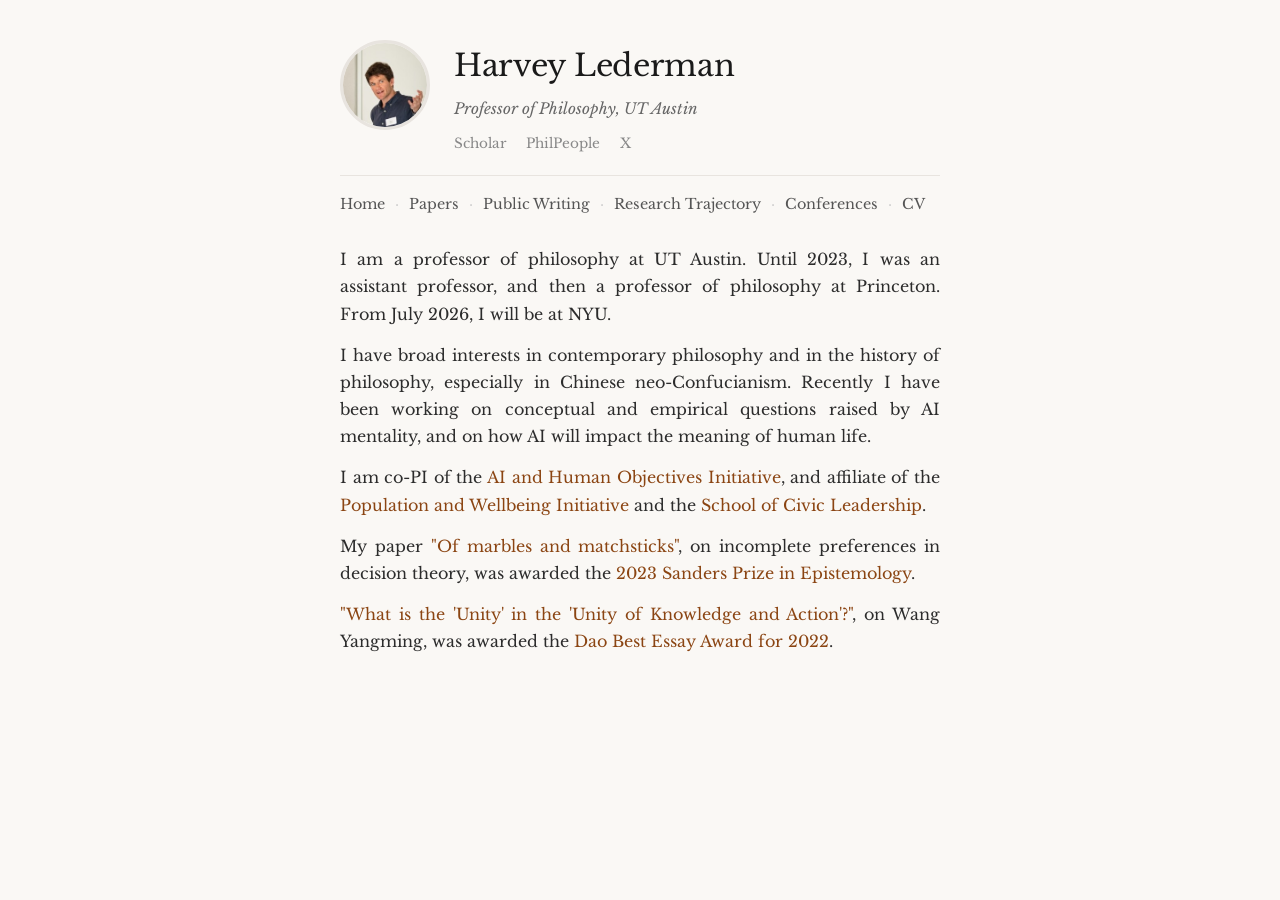
<file: index.html>
<!DOCTYPE html>
<html lang="en">
<head>
    <meta charset="UTF-8">
    <meta name="viewport" content="width=device-width, initial-scale=1.0">
    <title>Harvey Lederman</title>
    <link rel="preconnect" href="https://fonts.googleapis.com">
    <link rel="preconnect" href="https://fonts.gstatic.com" crossorigin>
    <link href="https://fonts.googleapis.com/css2?family=Libre+Baskerville:ital,wght@0,400;0,700;1,400&display=swap" rel="stylesheet">
    <link rel="stylesheet" href="style.css">
</head>
<body>
    <div class="page">
        <header>
            <div class="name-row">
                <img src="harvey_face.jpg" alt="Harvey Lederman" class="profile-photo">
                <div>
                    <h1><a href="index.html" class="name-link">Harvey Lederman</a></h1>
                    <div class="tagline">Professor of Philosophy, UT Austin</div>
                    <div class="elsewhere">
                        <a href="https://scholar.google.com/citations?user=zhJaWkMAAAAJ" target="_blank">Scholar</a>
                        <a href="https://philpeople.org/profiles/harvey-lederman" target="_blank">PhilPeople</a>
                        <a href="https://x.com/LedermanHarvey" target="_blank">X</a>
                    </div>
                </div>
            </div>
            <nav class="contact">
                <a href="index.html">Home</a>
                <span class="sep"></span>
                <a href="papers.html">Papers</a>
                <span class="sep"></span>
                <a href="writing.html">Public Writing</a>
                <span class="sep"></span>
                <a href="research.html"><span class="nav-research-full">Research Trajectory</span><span class="nav-research-short">Research</span></a>
                <span class="sep"></span>
                <a href="conferences.html">Conferences</a>
                <span class="sep"></span>
                <a href="LedermanCV.pdf" target="_blank">CV</a>
            </nav>
        </header>

        <main>
            <p>I am a professor of philosophy at UT Austin. Until 2023, I was an assistant professor, and then a professor of philosophy at Princeton. From July 2026, I will be at NYU.</p>

            <p>I have broad interests in contemporary philosophy and in the history of philosophy, especially in Chinese neo-Confucianism. Recently I have been working on conceptual and empirical questions raised by AI mentality, and on how AI will impact the meaning of human life.</p>

            <p>I am co-PI of the <a href="https://sites.utexas.edu/ahoi/">AI and Human Objectives Initiative</a>, and affiliate of the <a href="https://sites.utexas.edu/pwi/">Population and Wellbeing Initiative</a> and the <a href="https://civicleadership.utexas.edu/">School of Civic Leadership</a>.</p>

            <p>My paper <a href="https://philpapers.org/archive/LEDOMA-2.pdf">"Of marbles and matchsticks"</a>, on incomplete preferences in decision theory, was awarded the <a href="https://marcsandersfoundation.org/epistemology/">2023 Sanders Prize in Epistemology</a>. </p>
            
            <p> <a href="https://philpapers.org/archive/LEDWIT.pdf">"What is the 'Unity' in the 'Unity of Knowledge and Action'?"</a>, on Wang Yangming, was awarded the <a href="http://warpweftandway.com/announcement-of-2022-dao-annual-best-essay-award/">Dao Best Essay Award for 2022</a>. </p>

        </main>
    </div>
</body>
</html>
</file>
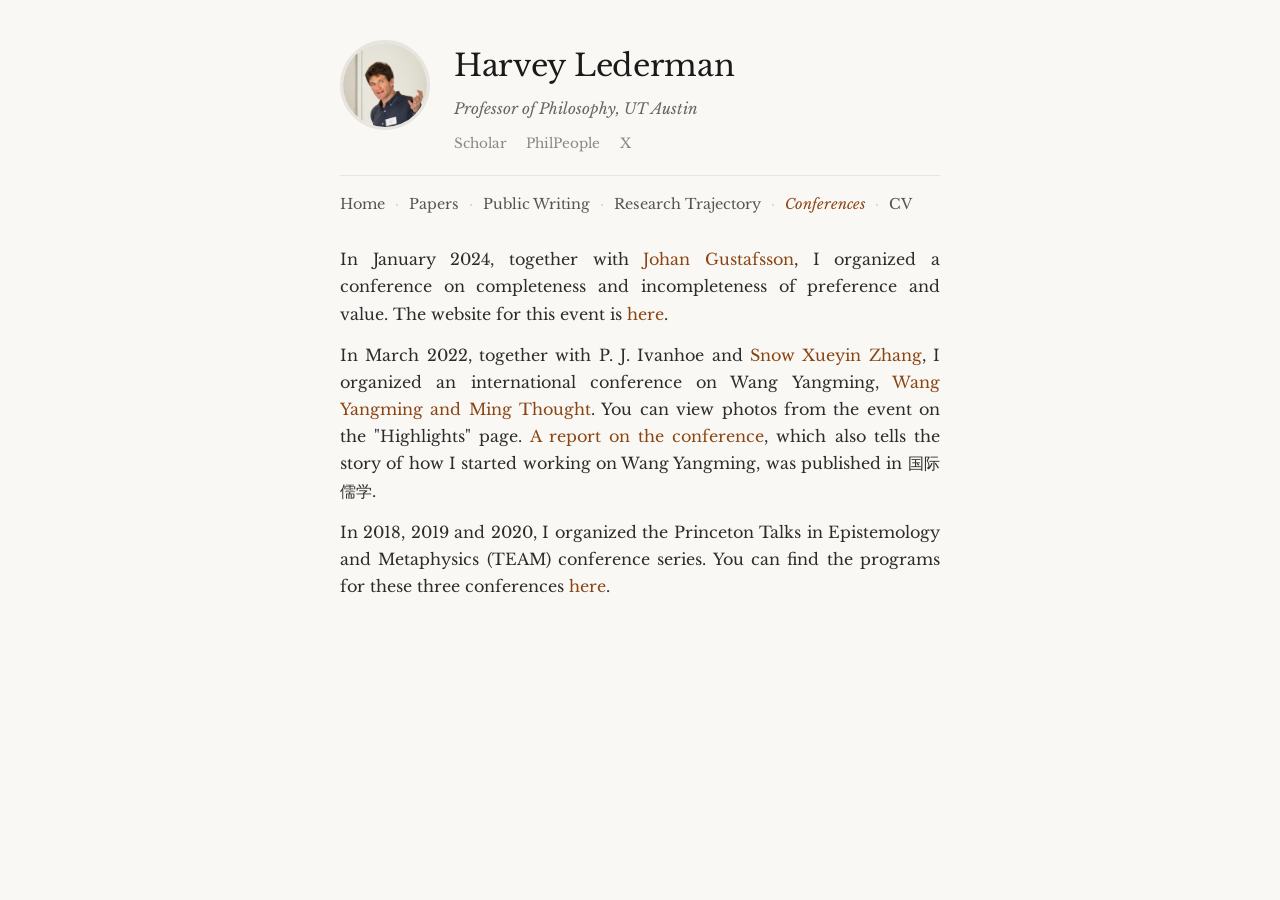
<file: conferences.html>
<!DOCTYPE html>
<html lang="en">
<head>
    <meta charset="UTF-8">
    <meta name="viewport" content="width=device-width, initial-scale=1.0">
    <title>Conferences - Harvey Lederman</title>
    <link rel="preconnect" href="https://fonts.googleapis.com">
    <link rel="preconnect" href="https://fonts.gstatic.com" crossorigin>
    <link href="https://fonts.googleapis.com/css2?family=Libre+Baskerville:ital,wght@0,400;0,700;1,400&display=swap" rel="stylesheet">
    <link rel="stylesheet" href="style.css">
</head>
<body>
    <div class="page">
        <header>
            <div class="name-row">
                <img src="harvey_face.jpg" alt="Harvey Lederman" class="profile-photo">
                <div>
                    <h1><a href="index.html" class="name-link">Harvey Lederman</a></h1>
                    <div class="tagline">Professor of Philosophy, UT Austin</div>
                    <div class="elsewhere">
                        <a href="https://scholar.google.com/citations?user=zhJaWkMAAAAJ" target="_blank">Scholar</a>
                        <a href="https://philpeople.org/profiles/harvey-lederman" target="_blank">PhilPeople</a>
                        <a href="https://x.com/LedermanHarvey" target="_blank">X</a>
                    </div>
                </div>
            </div>
            <nav class="contact">
                <a href="index.html">Home</a>
                <span class="sep"></span>
                <a href="papers.html">Papers</a>
                <span class="sep"></span>
                <a href="writing.html">Public Writing</a>
                <span class="sep"></span>
                <a href="research.html"><span class="nav-research-full">Research Trajectory</span><span class="nav-research-short">Research</span></a>
                <span class="sep"></span>
                <a href="conferences.html" class="current">Conferences</a>
                <span class="sep"></span>
                <a href="LedermanCV.pdf" target="_blank">CV</a>
            </nav>
        </header>

        <main>
            <p>In January 2024, together with <a href="https://johanegustafsson.net/">Johan Gustafsson</a>, I organized a conference on completeness and incompleteness of preference and value. The website for this event is <a href="https://sites.utexas.edu/completeness/">here</a>.</p>

            <p>In March 2022, together with P. J. Ivanhoe and <a href="https://snowxueyinzhang.com/">Snow Xueyin Zhang</a>, I organized an international conference on Wang Yangming, <a href="http://wangyangming.princeton.edu">Wang Yangming and Ming Thought</a>. You can view photos from the event on the "Highlights" page. <a href="Lederman,%20Guoji%20Ruxue.pdf">A report on the conference</a>, which also tells the story of how I started working on Wang Yangming, was published in 国际儒学.</p>

            <p>In 2018, 2019 and 2020, I organized the Princeton Talks in Epistemology and Metaphysics (TEAM) conference series. You can find the programs for these three conferences <a href="http://harveyslederman.wixsite.com/princetonteam">here</a>.</p>
        </main>
    </div>
</body>
</html>
</file>
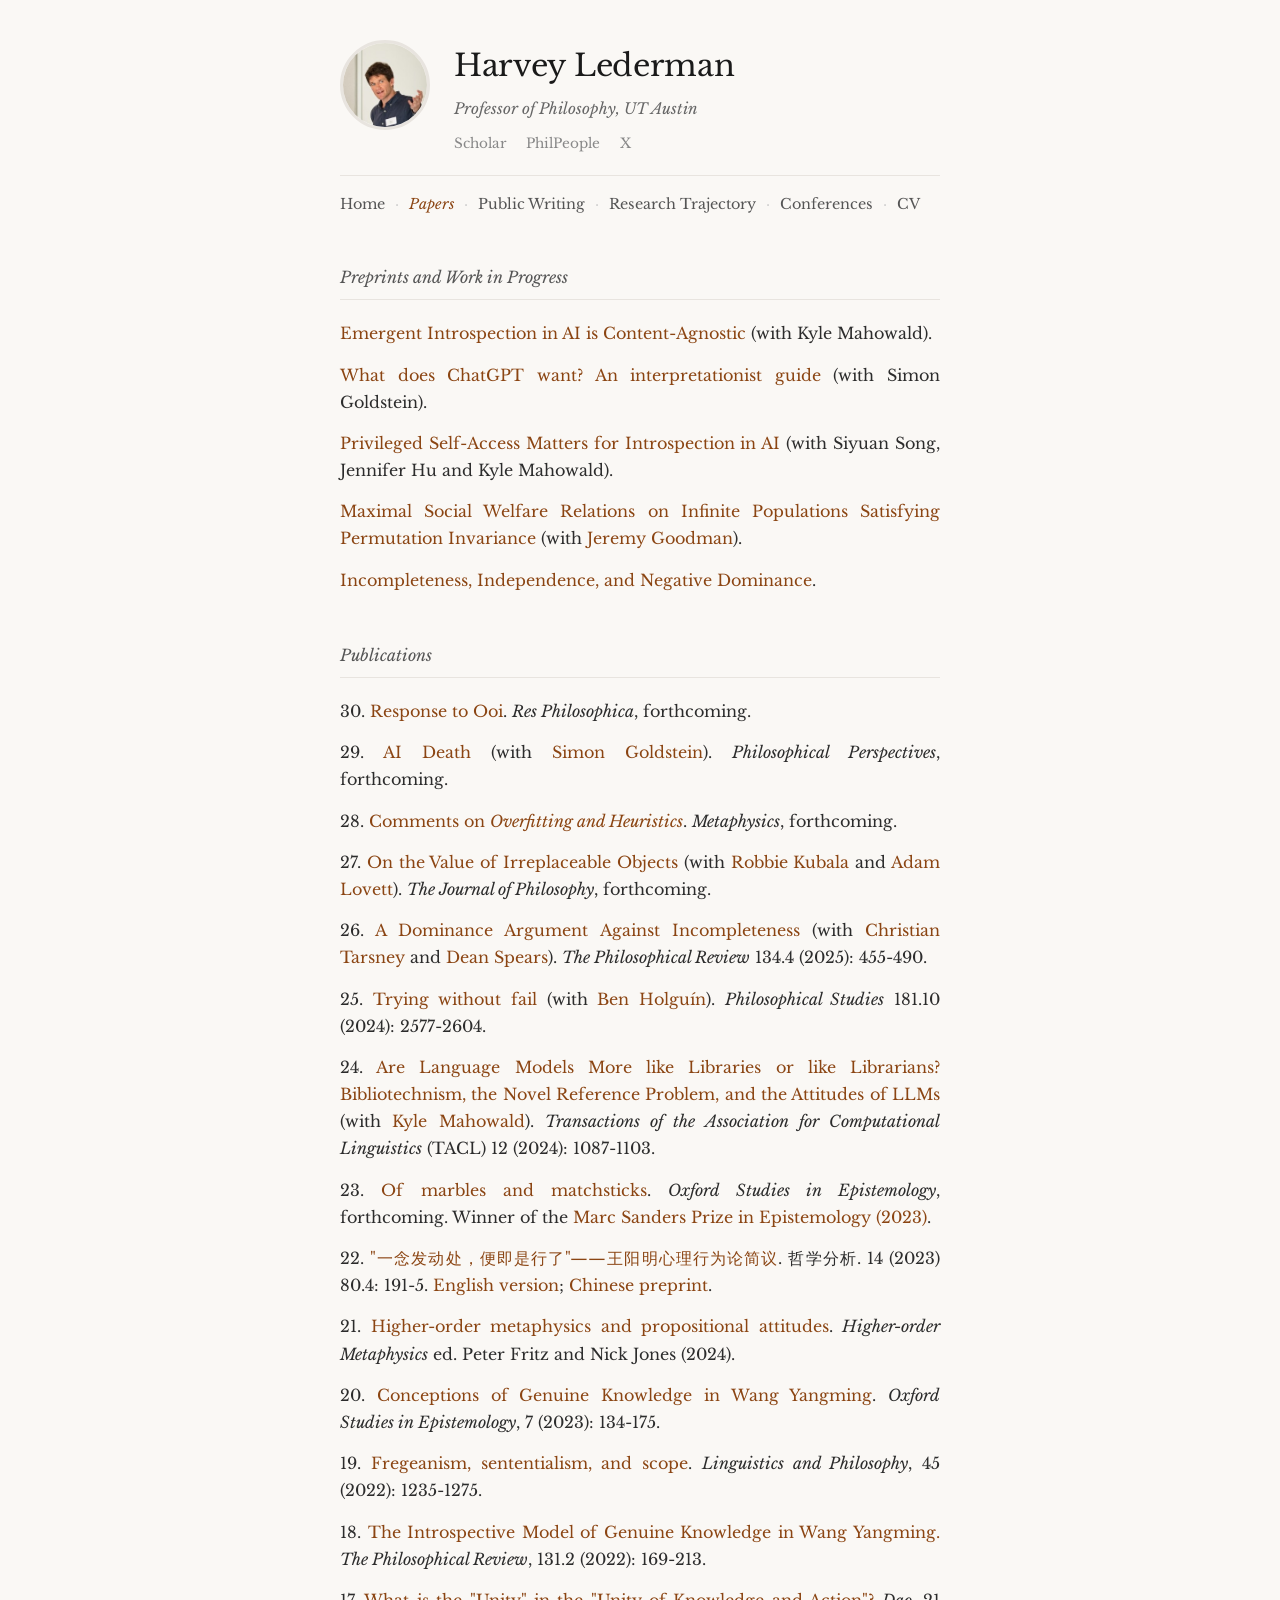
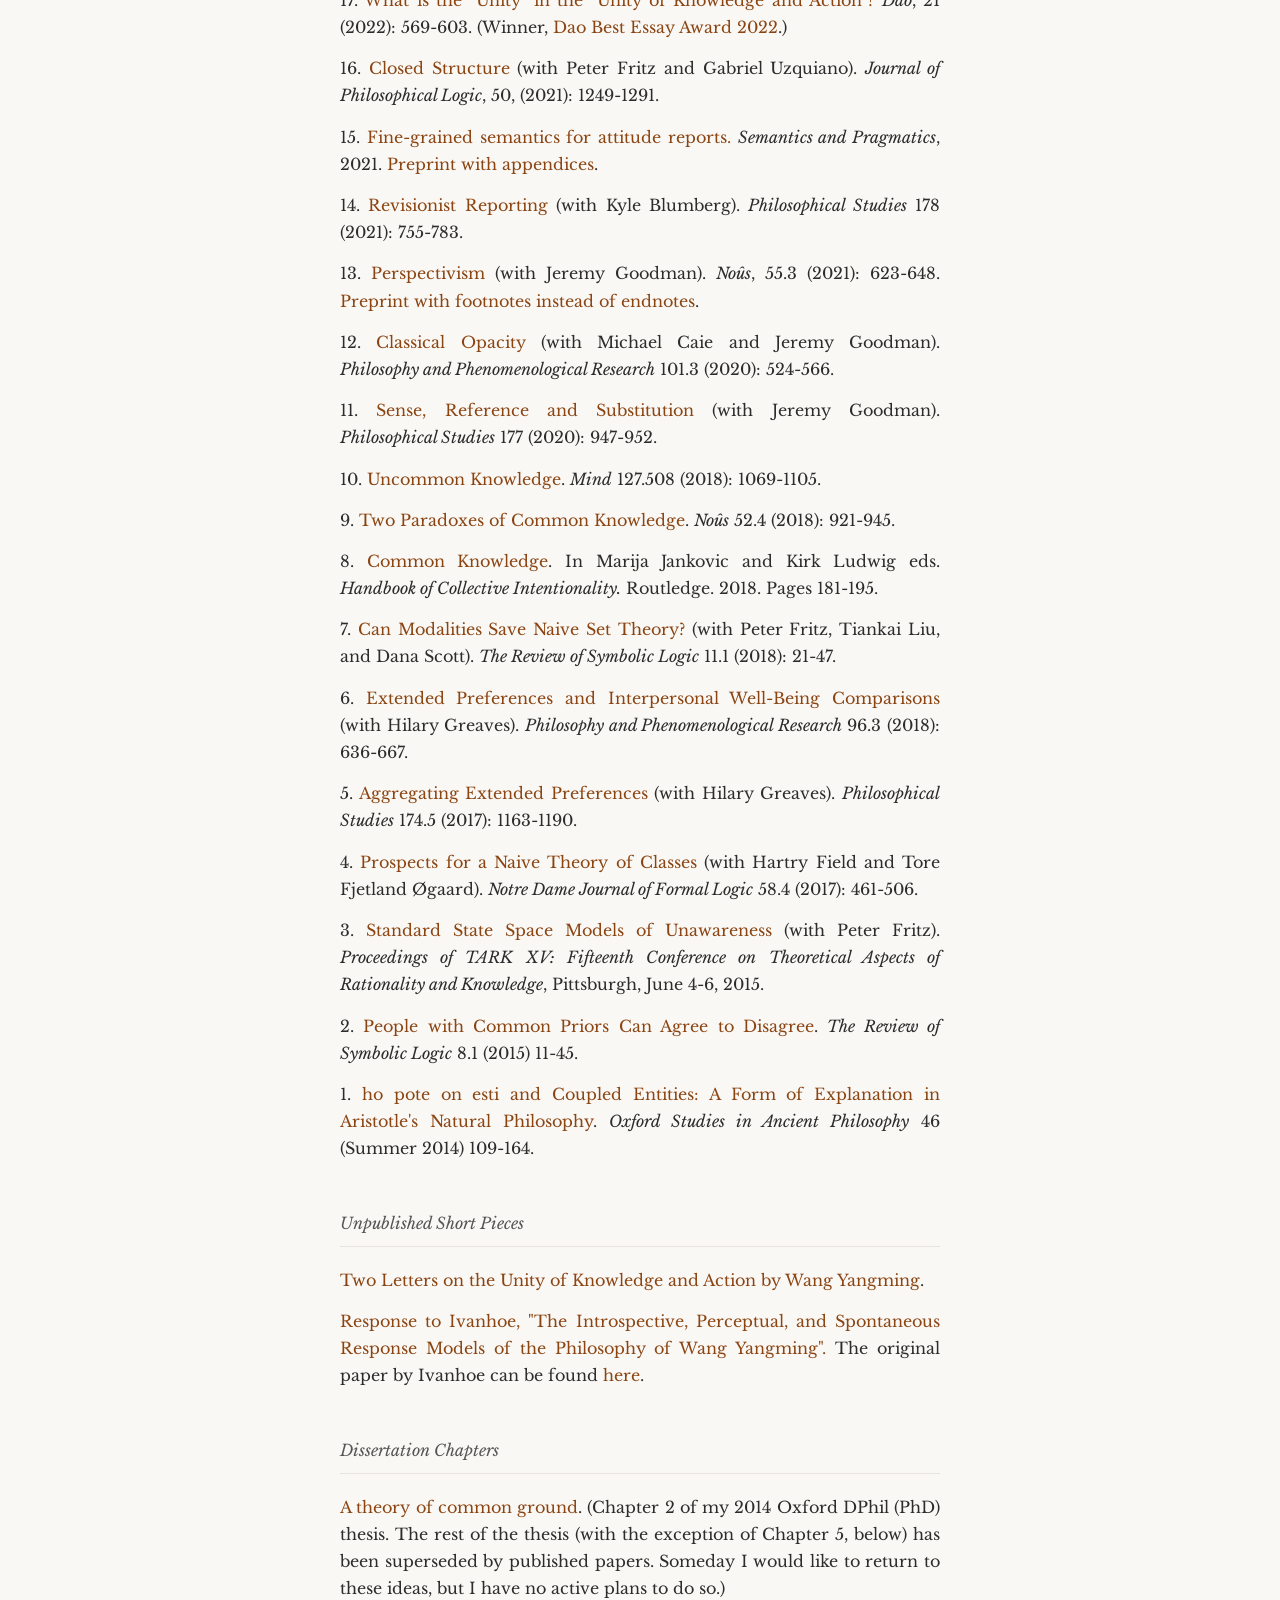
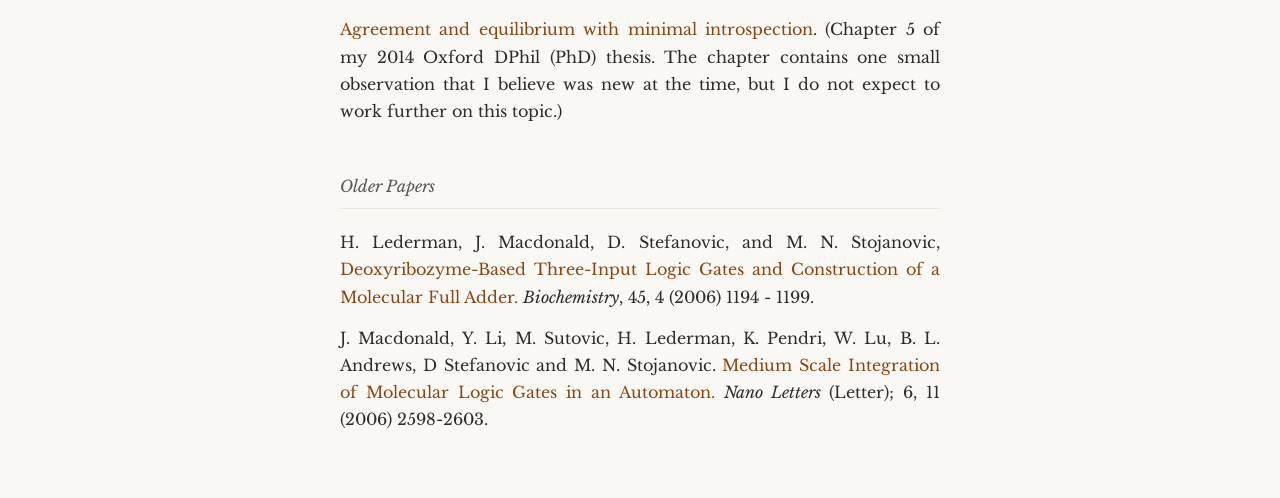
<file: papers.html>
<!DOCTYPE html>
<html lang="en">
<head>
    <meta charset="UTF-8">
    <meta name="viewport" content="width=device-width, initial-scale=1.0">
    <title>Papers - Harvey Lederman</title>
    <link rel="preconnect" href="https://fonts.googleapis.com">
    <link rel="preconnect" href="https://fonts.gstatic.com" crossorigin>
    <link href="https://fonts.googleapis.com/css2?family=Libre+Baskerville:ital,wght@0,400;0,700;1,400&display=swap" rel="stylesheet">
    <link rel="stylesheet" href="style.css">
</head>
<body>
    <div class="page">
        <header>
            <div class="name-row">
                <img src="harvey_face.jpg" alt="Harvey Lederman" class="profile-photo">
                <div>
                    <h1><a href="index.html" class="name-link">Harvey Lederman</a></h1>
                    <div class="tagline">Professor of Philosophy, UT Austin</div>
                    <div class="elsewhere">
                        <a href="https://scholar.google.com/citations?user=zhJaWkMAAAAJ" target="_blank">Scholar</a>
                        <a href="https://philpeople.org/profiles/harvey-lederman" target="_blank">PhilPeople</a>
                        <a href="https://x.com/LedermanHarvey" target="_blank">X</a>
                    </div>
                </div>
            </div>
            <nav class="contact">
                <a href="index.html">Home</a>
                <span class="sep"></span>
                <a href="papers.html" class="current">Papers</a>
                <span class="sep"></span>
                <a href="writing.html">Public Writing</a>
                <span class="sep"></span>
                <a href="research.html"><span class="nav-research-full">Research Trajectory</span><span class="nav-research-short">Research</span></a>
                <span class="sep"></span>
                <a href="conferences.html">Conferences</a>
                <span class="sep"></span>
                <a href="LedermanCV.pdf" target="_blank">CV</a>
            </nav>
        </header>

        <main>
            <h2>Preprints and Work in Progress</h2>
            <ul>
                            <li><a href="https://arxiv.org/abs/2603.05414" target="_blank">Emergent Introspection in AI is Content-Agnostic</a> (with Kyle Mahowald).</li>
                <li><a href="https://philpapers.org/rec/GOLWDC-2" target="_blank">What does ChatGPT want? An interpretationist guide</a> (with Simon Goldstein).</li>
                <li><a href="https://arxiv.org/abs/2508.14802" target="_blank">Privileged Self-Access Matters for Introspection in AI</a> (with Siyuan Song, Jennifer Hu and Kyle Mahowald).</li>
                <li><a href="https://arxiv.org/abs/2408.05851" target="_blank">Maximal Social Welfare Relations on Infinite Populations Satisfying Permutation Invariance</a> (with <a href="https://jeremy-goodman.com/" target="_blank">Jeremy Goodman</a>).</li>
                <li><a href="https://philpapers.org/archive/LEDIIA.pdf" target="_blank">Incompleteness, Independence, and Negative Dominance</a>.</li>
            </ul>

            <h2>Publications</h2>
            <ul>
                <li>30. <a href="Response%20to%20Ooi.pdf" target="_blank">Response to Ooi</a>. <em>Res Philosophica</em>, forthcoming.</li>
                <li>29. <a href="https://philpapers.org/rec/GOLADC" target="_blank">AI Death</a> (with <a href="https://www.simondgoldstein.com/" target="_blank">Simon Goldstein</a>). <em>Philosophical Perspectives</em>, forthcoming.</li>
                <li>28. <a href="Comments%20on%20Overfitting%20and%20Heuristics.pdf" target="_blank">Comments on <em>Overfitting and Heuristics</em></a>. <em>Metaphysics</em>, forthcoming.</li>
                <li>27. <a href="https://philpapers.org/rec/KUBOTV" target="_blank">On the Value of Irreplaceable Objects</a> (with <a href="https://robbiekubala.com/" target="_blank">Robbie Kubala</a> and <a href="https://www.adamlovett.co.uk/" target="_blank">Adam Lovett</a>). <em>The Journal of Philosophy</em>, forthcoming.</li>
                <li>26. <a href="https://philpapers.org/rec/TARSTS" target="_blank">A Dominance Argument Against Incompleteness</a> (with <a href="https://sites.google.com/view/christiantarsney/" target="_blank">Christian Tarsney</a> and <a href="https://deanspears.net/" target="_blank">Dean Spears</a>). <em>The Philosophical Review</em> 134.4 (2025): 455-490.</li>
                <li>25. <a href="https://philpapers.org/rec/HOLTWF" target="_blank">Trying without fail</a> (with <a href="https://www.benholguin.com" target="_blank">Ben Holguín</a>). <em>Philosophical Studies</em> 181.10 (2024): 2577-2604.</li>
                <li>24. <a href="https://philpapers.org/archive/LEDALM.pdf" target="_blank">Are Language Models More like Libraries or like Librarians? Bibliotechnism, the Novel Reference Problem, and the Attitudes of LLMs</a> (with <a href="https://mahowak.github.io/" target="_blank">Kyle Mahowald</a>). <em>Transactions of the Association for Computational Linguistics</em> (TACL) 12 (2024): 1087-1103.</li>
                <li>23. <a href="https://philpapers.org/archive/LEDOMA-2.pdf" target="_blank">Of marbles and matchsticks</a>. <em>Oxford Studies in Epistemology</em>, forthcoming. Winner of the <a href="https://marcsandersfoundation.org/epistemology/" target="_blank">Marc Sanders Prize in Epistemology (2023)</a>.</li>
                <li>22. <a href="https://zxfx.cbpt.cnki.net/WKC3/WebPublication/paperDigest.aspx?paperID=da445485-98d1-416f-968d-ea9e8366b2e4" target="_blank">"一念发动处，便即是行了"——王阳明心理行为论简议</a>. 哲学分析. 14 (2023) 80.4: 191-5. <a href="Concerns%20and%20Action.pdf" target="_blank">English version</a>; <a href="https://philpapers.org/rec/LEDIAN-2" target="_blank">Chinese preprint</a>.</li>
                <li>21. <a href="https://philpapers.org/archive/LEDHMA.pdf" target="_blank">Higher-order metaphysics and propositional attitudes</a>. <em>Higher-order Metaphysics</em> ed. Peter Fritz and Nick Jones (2024).</li>
                <li>20. <a href="https://philpapers.org/archive/LEDCOG-2.pdf" target="_blank">Conceptions of Genuine Knowledge in Wang Yangming</a>. <em>Oxford Studies in Epistemology</em>, 7 (2023): 134-175.</li>
                <li>19. <a href="https://philpapers.org/archive/LEDFSA.pdf" target="_blank">Fregeanism, sententialism, and scope</a>. <em>Linguistics and Philosophy</em>, 45 (2022): 1235-1275.</li>
                <li>18. <a href="https://philpapers.org/archive/LEDTIM-2.pdf" target="_blank">The Introspective Model of Genuine Knowledge in Wang Yangming.</a> <em>The Philosophical Review</em>, 131.2 (2022): 169-213.</li>
                <li>17. <a href="https://philpapers.org/archive/LEDWIT.pdf" target="_blank">What is the "Unity" in the "Unity of Knowledge and Action"?</a> <em>Dao</em>, 21 (2022): 569-603. (Winner, <a href="http://warpweftandway.com/announcement-of-2022-dao-annual-best-essay-award/" target="_blank">Dao Best Essay Award 2022</a>.)</li>
                <li>16. <a href="https://philpapers.org/archive/FRICS-4.pdf" target="_blank">Closed Structure</a> (with Peter Fritz and Gabriel Uzquiano). <em>Journal of Philosophical Logic</em>, 50, (2021): 1249-1291.</li>
                <li>15. <a href="https://doi.org/10.3765/sp.14.1" target="_blank">Fine-grained semantics for attitude reports.</a> <em>Semantics and Pragmatics</em>, 2021. <a href="http://arks.princeton.edu/ark:/88435/pr15f93" target="_blank">Preprint with appendices</a>.</li>
                <li>14. <a href="https://philpapers.org/archive/BLURR.pdf" target="_blank">Revisionist Reporting</a> (with Kyle Blumberg). <em>Philosophical Studies</em> 178 (2021): 755-783.</li>
                <li>13. <a href="https://philpapers.org/archive/GOOP-12.pdf" target="_blank">Perspectivism</a> (with Jeremy Goodman). <em>Noûs</em>, 55.3 (2021): 623-648. <a href="Perspectivism%20(footnotes).pdf" target="_blank">Preprint with footnotes instead of endnotes</a>.</li>
                <li>12. <a href="https://philpapers.org/archive/CAICO.pdf" target="_blank">Classical Opacity</a> (with Michael Caie and Jeremy Goodman). <em>Philosophy and Phenomenological Research</em> 101.3 (2020): 524-566.</li>
                <li>11. <a href="https://philpapers.org/archive/GOOSRA-4.pdf" target="_blank">Sense, Reference and Substitution</a> (with Jeremy Goodman). <em>Philosophical Studies</em> 177 (2020): 947-952.</li>
                <li>10. <a href="https://philpapers.org/archive/LEDUK.pdf" target="_blank">Uncommon Knowledge</a>. <em>Mind</em> 127.508 (2018): 1069-1105.</li>
                <li>9. <a href="https://philpapers.org/archive/LEDTPO-3.pdf" target="_blank">Two Paradoxes of Common Knowledge</a>. <em>Noûs</em> 52.4 (2018): 921-945.</li>
                <li>8. <a href="https://philpapers.org/archive/LEDCK.pdf" target="_blank">Common Knowledge</a>. In Marija Jankovic and Kirk Ludwig eds. <em>Handbook of Collective Intentionality.</em> Routledge. 2018. Pages 181-195.</li>
                <li>7. <a href="https://philpapers.org/archive/FRICMS.pdf" target="_blank">Can Modalities Save Naive Set Theory?</a> (with Peter Fritz, Tiankai Liu, and Dana Scott). <em>The Review of Symbolic Logic</em> 11.1 (2018): 21-47.</li>
                <li>6. <a href="https://philpapers.org/archive/GREEPA-10.pdf" target="_blank">Extended Preferences and Interpersonal Well-Being Comparisons</a> (with Hilary Greaves). <em>Philosophy and Phenomenological Research</em> 96.3 (2018): 636-667.</li>
                <li>5. <a href="https://philpapers.org/archive/GREAEP-2.pdf" target="_blank">Aggregating Extended Preferences</a> (with Hilary Greaves). <em>Philosophical Studies</em> 174.5 (2017): 1163-1190.</li>
                <li>4. <a href="https://philpapers.org/archive/FIEPFA-2.pdf" target="_blank">Prospects for a Naive Theory of Classes</a> (with Hartry Field and Tore Fjetland Øgaard). <em>Notre Dame Journal of Formal Logic</em> 58.4 (2017): 461-506.</li>
                <li>3. <a href="https://philpapers.org/archive/FRISSS-2.pdf" target="_blank">Standard State Space Models of Unawareness</a> (with Peter Fritz). <em>Proceedings of TARK XV: Fifteenth Conference on Theoretical Aspects of Rationality and Knowledge</em>, Pittsburgh, June 4-6, 2015.</li>
                <li>2. <a href="https://philpapers.org/archive/LEDPWC.pdf" target="_blank">People with Common Priors Can Agree to Disagree</a>. <em>The Review of Symbolic Logic</em> 8.1 (2015) 11-45.</li>
                <li>1. <a href="https://philpapers.org/archive/LEDHPO.pdf" target="_blank">ho pote on esti and Coupled Entities: A Form of Explanation in Aristotle's Natural Philosophy</a>. <em>Oxford Studies in Ancient Philosophy</em> 46 (Summer 2014) 109-164.</li>
            </ul>

            <h2>Unpublished Short Pieces</h2>
            <ul>
                <li><a href="https://philpapers.org/archive/LEDTLO-3.pdf" target="_blank">Two Letters on the Unity of Knowledge and Action by Wang Yangming</a>.</li>
                <li><a href="https://philpapers.org/archive/LEDRTI-2.pdf" target="_blank">Response to Ivanhoe, "The Introspective, Perceptual, and Spontaneous Response Models of the Philosophy of Wang Yangming".</a> The original paper by Ivanhoe can be found <a href="https://philpapers.org/rec/IVATIP" target="_blank">here</a>.</li>
            </ul>

            <h2>Dissertation Chapters</h2>
            <ul>
                <li><a href="https://philpapers.org/archive/LEDATO-2.pdf" target="_blank">A theory of common ground</a>. (Chapter 2 of my 2014 Oxford DPhil (PhD) thesis. The rest of the thesis (with the exception of Chapter 5, below) has been superseded by published papers. Someday I would like to return to these ideas, but I have no active plans to do so.)</li>
                <li><a href="https://philpapers.org/archive/LEDAAE.pdf" target="_blank">Agreement and equilibrium with minimal introspection</a>. (Chapter 5 of my 2014 Oxford DPhil (PhD) thesis. The chapter contains one small observation that I believe was new at the time, but I do not expect to work further on this topic.)</li>
            </ul>

            <h2>Older Papers</h2>
            <ul>
                <li>H. Lederman, J. Macdonald, D. Stefanovic, and M. N. Stojanovic, <a href="http://www.academia.edu/562814/Deoxyribozyme-based_three-input_logic_gates_and_construction_of_a_molecular_full_adder" target="_blank">Deoxyribozyme-Based Three-Input Logic Gates and Construction of a Molecular Full Adder.</a> <em>Biochemistry</em>, 45, 4 (2006) 1194 - 1199.</li>
                <li>J. Macdonald, Y. Li, M. Sutovic, H. Lederman, K. Pendri, W. Lu, B. L. Andrews, D Stefanovic and M. N. Stojanovic. <a href="http://www.academia.edu/562813/Medium_scale_integration_of_molecular_logic_gates_in_an_automaton" target="_blank">Medium Scale Integration of Molecular Logic Gates in an Automaton.</a> <em>Nano Letters</em> (Letter); 6, 11 (2006) 2598-2603.</li>
            </ul>
        </main>
    </div>
</body>
</html>
</file>
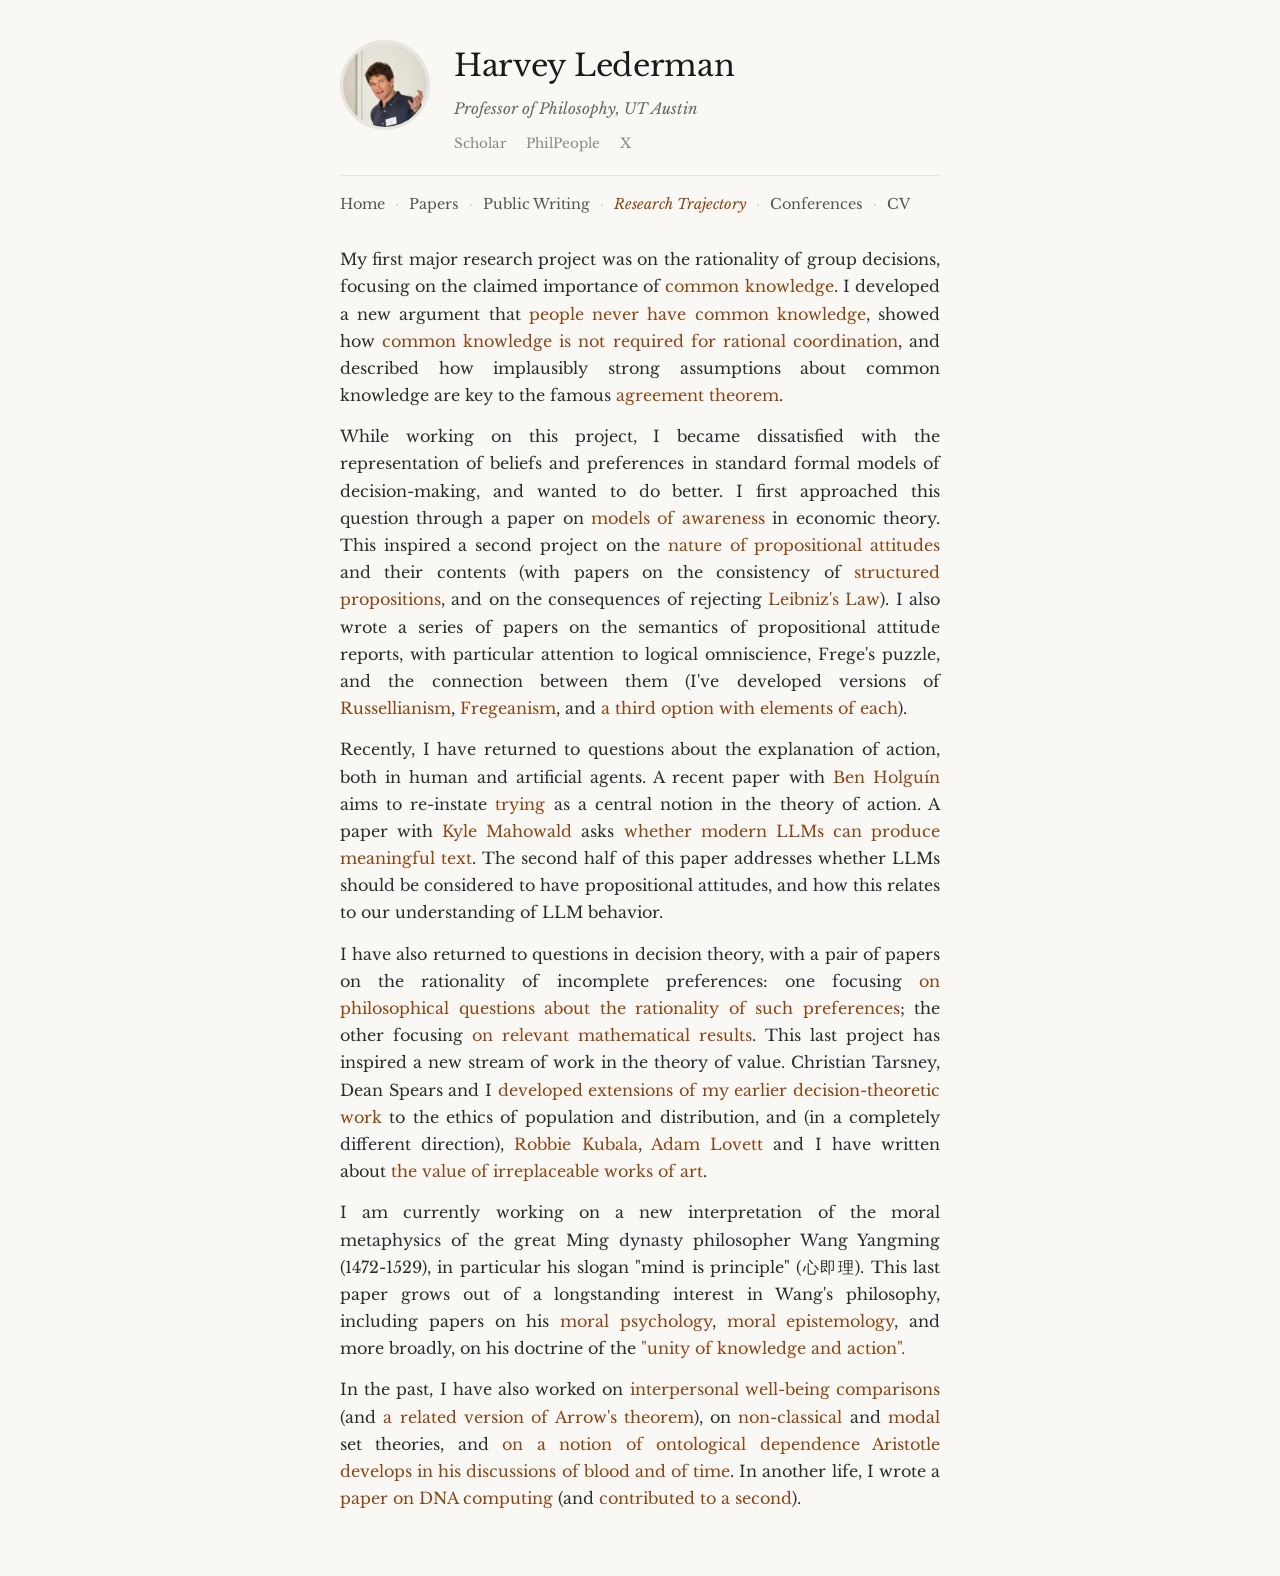
<file: research.html>
<!DOCTYPE html>
<html lang="en">
<head>
    <meta charset="UTF-8">
    <meta name="viewport" content="width=device-width, initial-scale=1.0">
    <title>Research - Harvey Lederman</title>
    <link rel="preconnect" href="https://fonts.googleapis.com">
    <link rel="preconnect" href="https://fonts.gstatic.com" crossorigin>
    <link href="https://fonts.googleapis.com/css2?family=Libre+Baskerville:ital,wght@0,400;0,700;1,400&display=swap" rel="stylesheet">
    <link rel="stylesheet" href="style.css">
</head>
<body>
    <div class="page">
        <header>
            <div class="name-row">
                <img src="harvey_face.jpg" alt="Harvey Lederman" class="profile-photo">
                <div>
                    <h1><a href="index.html" class="name-link">Harvey Lederman</a></h1>
                    <div class="tagline">Professor of Philosophy, UT Austin</div>
                    <div class="elsewhere">
                        <a href="https://scholar.google.com/citations?user=zhJaWkMAAAAJ" target="_blank">Scholar</a>
                        <a href="https://philpeople.org/profiles/harvey-lederman" target="_blank">PhilPeople</a>
                        <a href="https://x.com/LedermanHarvey" target="_blank">X</a>
                    </div>
                </div>
            </div>
            <nav class="contact">
                <a href="index.html">Home</a>
                <span class="sep"></span>
                <a href="papers.html">Papers</a>
                <span class="sep"></span>
                <a href="writing.html">Public Writing</a>
                <span class="sep"></span>
                <a href="research.html" class="current"><span class="nav-research-full">Research Trajectory</span><span class="nav-research-short">Research</span></a>
                <span class="sep"></span>
                <a href="conferences.html">Conferences</a>
                <span class="sep"></span>
                <a href="LedermanCV.pdf" target="_blank">CV</a>
            </nav>
        </header>

        <main>
            <p>My first major research project was on the rationality of group decisions, focusing on the claimed importance of <a href="https://philpapers.org/archive/LEDCK.pdf">common knowledge</a>. I developed a new argument that <a href="https://philpapers.org/archive/LEDUK.pdf">people never have common knowledge</a>, showed how <a href="https://philpapers.org/archive/LEDTPO-3.pdf">common knowledge is not required for rational coordination</a>, and described how implausibly strong assumptions about common knowledge are key to the famous <a href="https://philpapers.org/archive/LEDPWC.pdf">agreement theorem</a>.</p>

            <p>While working on this project, I became dissatisfied with the representation of beliefs and preferences in standard formal models of decision-making, and wanted to do better. I first approached this question through a paper on <a href="https://philpapers.org/archive/FRISSS-2.pdf">models of awareness</a> in economic theory. This inspired a second project on the <a href="https://philpapers.org/archive/LEDHMA.pdf">nature of propositional attitudes</a> and their contents (with papers on the consistency of <a href="https://philpapers.org/archive/FRICS-4.pdf">structured propositions</a>, and on the consequences of rejecting <a href="https://philpapers.org/archive/CAICO.pdf">Leibniz's Law</a>). I also wrote a series of papers on the semantics of propositional attitude reports, with particular attention to logical omniscience, Frege's puzzle, and the connection between them (I've developed versions of <a href="https://philpapers.org/archive/GOOP-12.pdf">Russellianism</a>, <a href="https://philpapers.org/archive/LEDFSA.pdf">Fregeanism</a>, and <a href="https://doi.org/10.3765/sp.14.1">a third option with elements of each</a>).</p>

            <p>Recently, I have returned to questions about the explanation of action, both in human and artificial agents. A recent paper with <a href="https://www.benholguin.com">Ben Holguín</a> aims to re-instate <a href="https://philpapers.org/rec/HOLTWF">trying</a> as a central notion in the theory of action. A paper with <a href="https://mahowak.github.io/">Kyle Mahowald</a> asks <a href="https://philpapers.org/rec/LEDALM">whether modern LLMs can produce meaningful text</a>. The second half of this paper addresses whether LLMs should be considered to have propositional attitudes, and how this relates to our understanding of LLM behavior.</p>

            <p>I have also returned to questions in decision theory, with a pair of papers on the rationality of incomplete preferences: one focusing <a href="https://philpapers.org/archive/LEDOMA-2.pdf">on philosophical questions about the rationality of such preferences</a>; the other focusing <a href="https://philpapers.org/archive/LEDIIA.pdf">on relevant mathematical results</a>. This last project has inspired a new stream of work in the theory of value. Christian Tarsney, Dean Spears and I <a href="https://philpapers.org/rec/TARSTS">developed extensions of my earlier decision-theoretic work</a> to the ethics of population and distribution, and (in a completely different direction), <a href="https://robbiekubala.com/">Robbie Kubala</a>, <a href="https://www.adamlovett.co.uk/">Adam Lovett</a> and I have written about <a href="https://philpapers.org/rec/KUBOTV">the value of irreplaceable works of art</a>.</p>

            <p>I am currently working on a new interpretation of the moral metaphysics of the great Ming dynasty philosopher Wang Yangming (1472-1529), in particular his slogan "mind is principle" (心即理). This last paper grows out of a longstanding interest in Wang's philosophy, including papers on his <a href="https://philpapers.org/archive/LEDTIM-2.pdf">moral psychology</a>, <a href="https://philpapers.org/archive/LEDCOG-2.pdf">moral epistemology</a>, and more broadly, on his doctrine of the <a href="https://philpapers.org/archive/LEDWIT.pdf">"unity of knowledge and action".</a></p>

            <p>In the past, I have also worked on <a href="https://philpapers.org/archive/GREEPA-10.pdf">interpersonal well-being comparisons</a> (and <a href="https://philpapers.org/archive/GREAEP-2.pdf">a related version of Arrow's theorem</a>), on <a href="https://philpapers.org/archive/FIEPFA-2.pdf">non-classical</a> and <a href="https://philpapers.org/archive/FRICMS.pdf">modal</a> set theories, and <a href="https://philpapers.org/archive/LEDHPO.pdf">on a notion of ontological dependence Aristotle develops in his discussions of blood and of time</a>. In another life, I wrote a <a href="http://www.academia.edu/562814/Deoxyribozyme-based_three-input_logic_gates_and_construction_of_a_molecular_full_adder">paper on DNA computing</a> (and <a href="http://www.academia.edu/562813/Medium_scale_integration_of_molecular_logic_gates_in_an_automaton">contributed to a second</a>).</p>
        </main>
    </div>
</body>
</html>
</file>
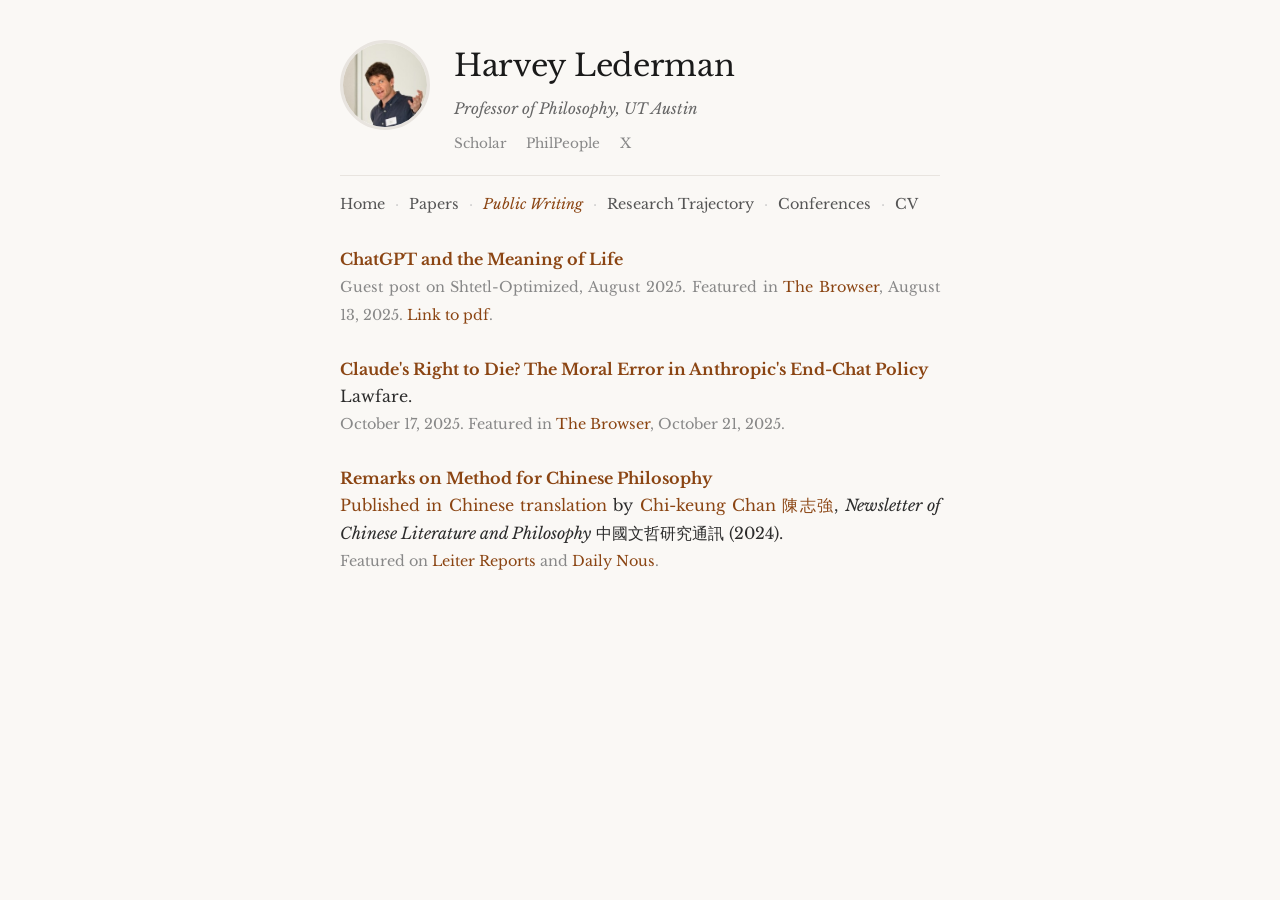
<file: writing.html>
<!DOCTYPE html>
<html lang="en">
<head>
    <meta charset="UTF-8">
    <meta name="viewport" content="width=device-width, initial-scale=1.0">
    <title>Public Writing - Harvey Lederman</title>
    <link rel="preconnect" href="https://fonts.googleapis.com">
    <link rel="preconnect" href="https://fonts.gstatic.com" crossorigin>
    <link href="https://fonts.googleapis.com/css2?family=Libre+Baskerville:ital,wght@0,400;0,700;1,400&display=swap" rel="stylesheet">
    <link rel="stylesheet" href="style.css">
</head>
<body>
    <div class="page">
        <header>
            <div class="name-row">
                <img src="harvey_face.jpg" alt="Harvey Lederman" class="profile-photo">
                <div>
                    <h1><a href="index.html" class="name-link">Harvey Lederman</a></h1>
                    <div class="tagline">Professor of Philosophy, UT Austin</div>
                    <div class="elsewhere">
                        <a href="https://scholar.google.com/citations?user=zhJaWkMAAAAJ" target="_blank">Scholar</a>
                        <a href="https://philpeople.org/profiles/harvey-lederman" target="_blank">PhilPeople</a>
                        <a href="https://x.com/LedermanHarvey" target="_blank">X</a>
                    </div>
                </div>
            </div>
            <nav class="contact">
                <a href="index.html">Home</a>
                <span class="sep"></span>
                <a href="papers.html">Papers</a>
                <span class="sep"></span>
                <a href="writing.html" class="current">Public Writing</a>
                <span class="sep"></span>
                <a href="research.html"><span class="nav-research-full">Research Trajectory</span><span class="nav-research-short">Research</span></a>
                <span class="sep"></span>
                <a href="conferences.html">Conferences</a>
                <span class="sep"></span>
                <a href="LedermanCV.pdf" target="_blank">CV</a>
            </nav>
        </header>

        <main>
            <ul>
                <li>
                    <strong><a href="https://scottaaronson.blog/?p=9030" target="_blank">ChatGPT and the Meaning of Life </a></strong><br>
                    <span style="color: #888; font-size: 0.9rem;">Guest post on Shtetl-Optimized, August 2025. Featured in <a href="https://www.thebrowser.com" target="_blank">The Browser</a>, August 13, 2025. <a href="https://philpeople.org/news/item/publication/10578506" target="_blank">Link to pdf</a>.</span>
                </li>

                <li style="margin-top: 28px;">
                    <strong><a href="https://www.lawfaremedia.org/article/claude-s-right-to-die--the-moral-error-in-anthropic-s-end-chat-policy" target="_blank">Claude's Right to Die? The Moral Error in Anthropic's End-Chat Policy</a></strong><br>
                    Lawfare.<br>
                    <span style="color: #888; font-size: 0.9rem;">October 17, 2025. Featured in <a href="https://www.thebrowser.com" target="_blank">The Browser</a>, October 21, 2025.</span>
                </li>

                <li style="margin-top: 28px;">
                    <strong><a href="https://philpapers.org/archive/LEDRIP.pdf" target="_blank">Remarks on Method for Chinese Philosophy</a></strong><br>
                    <a href="https://www.litphil.sinica.edu.tw/main/posts/2915" target="_blank">Published in Chinese translation</a> by <a href="https://www.philo.ntu.edu.tw/?page_id=1475" target="_blank">Chi-keung Chan 陳志強</a>, <em>Newsletter of Chinese Literature and Philosophy</em> 中國文哲研究通訊 (2024).<br>
                    <span style="color: #888; font-size: 0.9rem;">Featured on <a href="https://leiterreports.typepad.com/blog/2023/09/lederman-on-the-tasks-for-chinese-philosophy.html" target="_blank">Leiter Reports</a> and <a href="https://dailynous.com/2023/09/26/letting-different-kinds-of-philosophy/" target="_blank">Daily Nous</a>.</span>
                </li>
            </ul>
        </main>
    </div>
</body>
</html>
</file>
<file: style.css>
/* Quiet Study: warm, comfortable, like reading in a good library */

* { box-sizing: border-box; }

@keyframes fadeIn {
    from { opacity: 0; }
    to { opacity: 1; }
}

body {
    font-family: 'Libre Baskerville', Georgia, serif;
    font-size: 16px;
    line-height: 1.7;
    color: #2c2c2c;
    background: #faf8f5;
    margin: 0;
    padding: 0;
    hyphens: auto;
    -webkit-hyphens: auto;
}

.page {
    animation: fadeIn 0.2s ease-in forwards;
}

.page {
    max-width: 680px;
    margin: 0 auto;
    padding: 40px 40px 50px;
}

header {
    margin-bottom: 30px;
}

.name-row {
    display: flex;
    align-items: flex-start;
    gap: 24px;
    margin-bottom: 16px;
}

.profile-photo {
    width: 90px;
    height: 90px;
    border-radius: 50%;
    object-fit: cover;
    border: 3px solid #e8e4df;
}

h1 {
    font-size: 1.9rem;
    font-weight: 400;
    margin: 0;
    letter-spacing: -0.01em;
    color: #1a1a1a;
}

.name-link {
    color: #1a1a1a;
    border-bottom: none;
}

.name-link:hover {
    border-bottom: none;
    color: #8b4513;
}

.tagline {
    color: #666;
    font-size: 0.95rem;
    font-style: italic;
    margin-top: 4px;
}

.elsewhere {
    margin-top: 10px;
    font-size: 0.85rem;
}

.elsewhere a {
    color: #888;
    margin-right: 16px;
}

.elsewhere a:hover {
    color: #8b4513;
}

.email-inline {
    font-family: 'Courier New', monospace;
    font-size: 0.8rem;
    color: #999;
    margin-left: 8px;
}

nav.contact {
    margin-top: 20px;
    padding-top: 16px;
    border-top: 1px solid #e8e4df;
    font-size: 0.9rem;
    white-space: nowrap;
}

nav.contact a {
    color: #555;
    margin-right: 6px;
}

nav.contact a.current {
    color: #8b4513;
    font-style: italic;
}

.nav-research-short { display: none !important; }
.nav-research-full { display: inline !important; }

nav.contact .sep {
    margin-right: 6px;
    color: #ccc;
}

nav.contact .sep::after {
    content: '·';
}

p {
    margin: 0 0 14px 0;
    text-align: justify;
}

a {
    color: #8b4513;
    text-decoration: none;
    border-bottom: 1px solid transparent;
    transition: border-color 0.2s;
}

a:hover {
    border-bottom-color: #8b4513;
}

h2 {
    font-size: 1rem;
    font-weight: 400;
    font-style: italic;
    color: #555;
    margin: 48px 0 20px 0;
    padding-bottom: 8px;
    border-bottom: 1px solid #e8e4df;
}

ul {
    list-style: none;
    padding: 0;
    margin: 0;
}

li {
    margin-bottom: 14px;
    padding-left: 0;
    text-align: justify;
}

em { font-style: italic; }

.spacer {
    height: 30px;
}

.email {
    font-size: 0.85rem;
    color: #888;
    font-family: 'Courier New', monospace;
}

/* Page title for sub-pages */
.page-title {
    font-size: 1.5rem;
    font-weight: 400;
    margin: 0 0 40px 0;
    color: #1a1a1a;
}

@media (max-width: 600px) {
    body { font-size: 15px; }
    html, body {
        overflow-x: hidden;
        overflow-y: auto;
        -webkit-overflow-scrolling: touch;
    }
    .page { padding: 30px 20px 50px; min-height: 100vh; }
    .name-row { flex-direction: column; align-items: flex-start; gap: 16px; }
    h1 { font-size: 1.5rem; }
    p, li { text-align: left; }
    nav.contact {
        white-space: normal;
        line-height: 2;
        hyphens: none;
        -webkit-hyphens: none;
    }
    nav.contact .sep { display: none; }
    nav.contact a {
        margin-right: 12px;
        white-space: nowrap;
    }
    .nav-research-full { display: none !important; }
    .nav-research-short { display: inline !important; }
}
</file>
